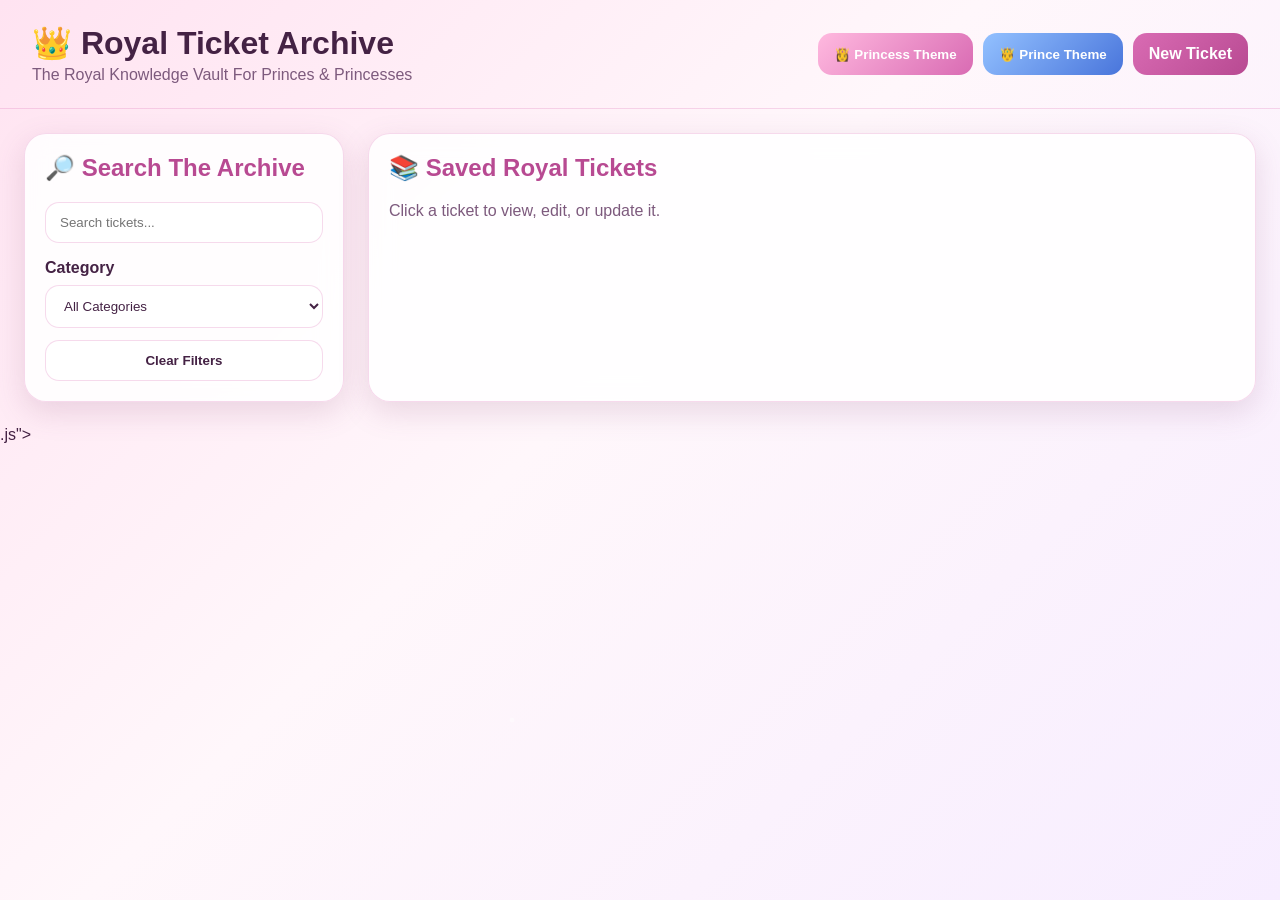
<file: index.html>
<!DOCTYPE html>
<html lang="en">
<head>
<meta charset="UTF-8">

<meta
  name="viewport"
  content="width=device-width, initial-scale=1.0"
/>

<title>Royal Ticket Archive</title>

<link rel="stylesheet" href="styles.css" />
</head>

<body>

<div class="background-sparkles"></div>

<header class="top-bar">

  <div>
    <h1>👑 Royal Ticket Archive</h1>

    <p>
      The Royal Knowledge Vault For Princes & Princesses
    </p>
  </div>

  <div class="header-actions">

    <button
      id="princessThemeBtn"
      class="btn btn-princess"
    >
      👸 Princess Theme
    </button>

    <button
      id="princeThemeBtn"
      class="btn btn-prince"
    >
      🤴 Prince Theme
    </button>

    <a
      href="new-ticket.html"
      class="btn btn-primary"
    >
      New Ticket
    </a>

  </div>

</header>

<main class="layout">

  <aside class="sidebar card">

    <h2>🔎 Search The Archive</h2>

    <input
      id="searchInput"
      class="input"
      type="text"
      placeholder="Search tickets..."
    >

    <label class="label">
      Category
    </label>

    <select
      id="filterCategory"
      class="input"
    >
      <option value="">
        All Categories
      </option>

      <option value="VPN">
        VPN
      </option>

      <option value="Email">
        Email
      </option>

      <option value="Printer">
        Printer
      </option>

      <option value="Hardware">
        Hardware
      </option>

      <option value="Software">
        Software
      </option>

      <option value="Network">
        Network
      </option>

      <option value="Account">
        Account
      </option>

      <option value="Other">
        Other
      </option>

    </select>

    <button
      id="clearFiltersBtn"
      class="btn btn-secondary full-width"
    >
      Clear Filters
    </button>

  </aside>

  <section class="content card">

    <div class="content-header">

      <h2>📚 Saved Royal Tickets</h2>

      <p>
        Click a ticket to view, edit, or update it.
      </p>

    </div>

    <div
      id="ticketList"
      class="ticket-list"
    ></div>

  </section>

</main>

<script>

const THEME_KEY = "royal-theme";

const princessBtn =
  document.getElementById("princessThemeBtn");

const princeBtn =
  document.getElementById("princeThemeBtn");

function applyTheme(theme) {

  document.body.classList.remove(
    "princess-theme",
    "prince-theme"
  );

  document.body.classList.add(
    theme
  );

  localStorage.setItem(
    THEME_KEY,
    theme
  );
}

const savedTheme =
  localStorage.getItem(THEME_KEY)
  || "princess-theme";

applyTheme(savedTheme);

princessBtn.addEventListener(
  "click",
  () => applyTheme("princess-theme")
);

princeBtn.addEventListener(
  "click",
  () => applyTheme("prince-theme")
);

</script>

.js"></script>

</body>
</html>
</file>
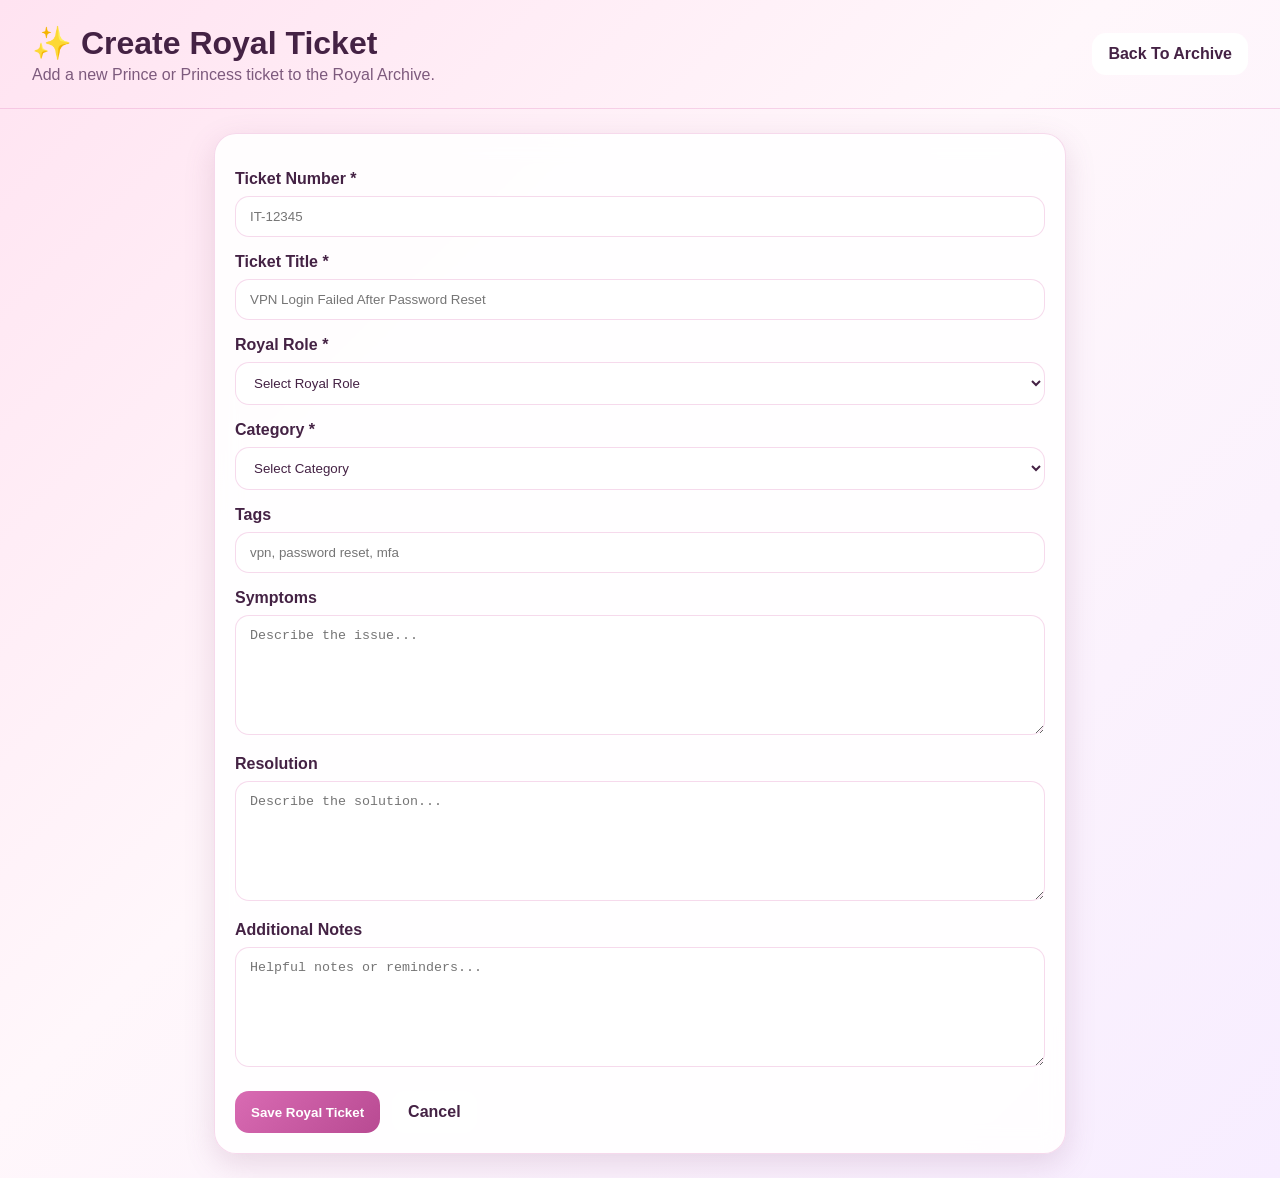
<file: new-ticket.html>
<!DOCTYPE html>
<html lang="en">

<head>

  <meta charset="UTF-8">

  <meta
    name="viewport"
    content="width=device-width, initial-scale=1.0"
  >

  <title>Create Royal Ticket</title>

  <link
    rel="stylesheet"
    href="styles.css"
  >

</head>

<body>

<div class="background-sparkles"></div>

<header class="top-bar">

  <div>

    <h1>
      ✨ Create Royal Ticket
    </h1>

    <p>
      Add a new Prince or Princess ticket to the Royal Archive.
    </p>

  </div>

  <a
    href="index.html"
    class="btn btn-secondary"
  >
    Back To Archive
  </a>

</header>

<main class="single-page">

<section class="card form-card">

<form id="newTicketForm">

  <label
    class="label"
    for="ticketNumber"
  >
    Ticket Number *
  </label>

  <input
    id="ticketNumber"
    class="input"
    type="text"
    placeholder="IT-12345"
    required
  >

  <label
    class="label"
    for="title"
  >
    Ticket Title *
  </label>

  <input
    id="title"
    class="input"
    type="text"
    placeholder="VPN Login Failed After Password Reset"
    required
  >

  <label
    class="label"
    for="royalRole"
  >
    Royal Role *
  </label>

  <select
    id="royalRole"
    class="input"
    required
  >

    <option value="">
      Select Royal Role
    </option>

    <option value="Princess">
      👸 Princess
    </option>

    <option value="Prince">
      🤴 Prince
    </option>

  </select>

  <label
    class="label"
    for="category"
  >
    Category *
  </label>

  <select
    id="category"
    class="input"
    required
  >

    <option value="">
      Select Category
    </option>

    <option value="VPN">
      VPN
    </option>

    <option value="Email">
      Email
    </option>

    <option value="Printer">
      Printer
    </option>

    <option value="Hardware">
      Hardware
    </option>

    <option value="Software">
      Software
    </option>

    <option value="Network">
      Network
    </option>

    <option value="Account">
      Account
    </option>

    <option value="Other">
      Other
    </option>

  </select>

  <label
    class="label"
    for="tags"
  >
    Tags
  </label>

  <input
    id="tags"
    class="input"
    type="text"
    placeholder="vpn, password reset, mfa"
  >

  <label
    class="label"
    for="symptoms"
  >
    Symptoms
  </label>

  <textarea
    id="symptoms"
    class="textarea"
    placeholder="Describe the issue..."
  ></textarea>

  <label
    class="label"
    for="resolution"
  >
    Resolution
  </label>

  <textarea
    id="resolution"
    class="textarea"
    placeholder="Describe the solution..."
  ></textarea>

  <label
    class="label"
    for="notes"
  >
    Additional Notes
  </label>

  <textarea
    id="notes"
    class="textarea"
    placeholder="Helpful notes or reminders..."
  ></textarea>

  <div class="button-row">

    <button
      type="submit"
      class="btn btn-primary"
    >
      Save Royal Ticket
    </button>

    <a
      href="index.html"
      class="btn btn-secondary"
    >
      Cancel
    </a>

  </div>

</form>

<div
  id="saveMessage"
  class="save-message"
></div>

</section>

</main>

<script>

const savedTheme =
  localStorage.getItem("royal-theme")
  || "princess-theme";

document.body.classList.add(
  savedTheme
);

</script>

<script src="new-ticket.js"></script>

</body>
</html>
</file>
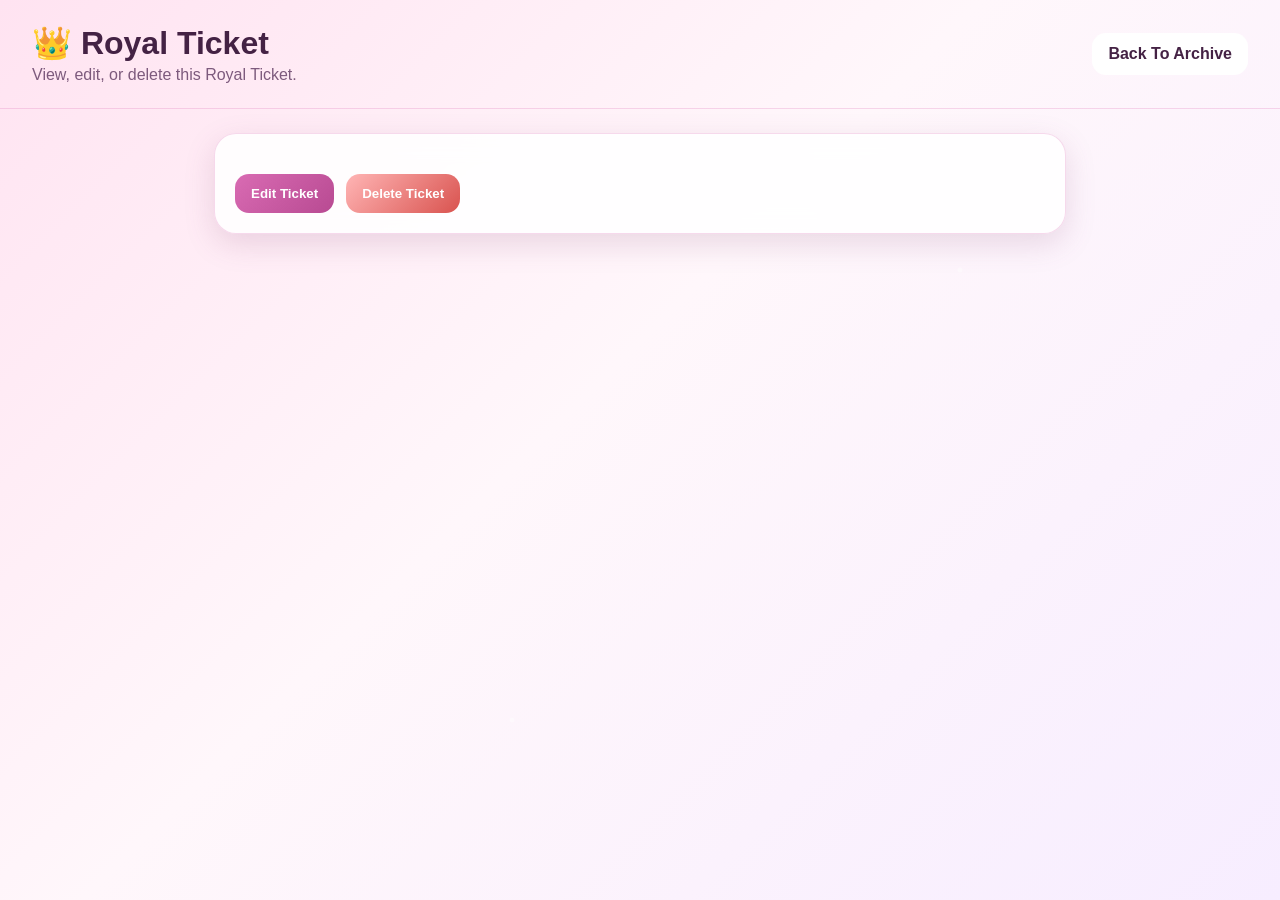
<file: ticket.html>
<!DOCTYPE html>
<html lang="en">

<head>

  <meta charset="UTF-8">

  <meta
    name="viewport"
    content="width=device-width, initial-scale=1.0"
  >

  <title>Royal Ticket</title>

  <link
    rel="stylesheet"
    href="styles.css"
  >

</head>

<body>

<div class="background-sparkles"></div>

<header class="top-bar">

  <div>

    <h1>
      👑 Royal Ticket
    </h1>

    <p>
      View, edit, or delete this Royal Ticket.
    </p>

  </div>

  <a
    href="index.html"
    class="btn btn-secondary"
  >
    Back To Archive
  </a>

</header>

<main class="single-page">

<section class="card detail-card">

<div id="ticketView"></div>

<div class="button-row">

  <button
    id="editBtn"
    class="btn btn-primary"
  >
    Edit Ticket
  </button>

  <button
    id="deleteBtn"
    class="btn btn-danger"
  >
    Delete Ticket
  </button>

</div>

<form
  id="editForm"
  style="display:none; margin-top:20px;"
>

  <label
    class="label"
    for="editTicketNumber"
  >
    Ticket Number *
  </label>

  <input
    id="editTicketNumber"
    class="input"
    type="text"
    required
  >

  <label
    class="label"
    for="editTitle"
  >
    Title *
  </label>

  <input
    id="editTitle"
    class="input"
    type="text"
    required
  >

  <label
    class="label"
    for="editRoyalRole"
  >
    Royal Role *
  </label>

  <select
    id="editRoyalRole"
    class="input"
    required
  >

    <option value="">
      Select Role
    </option>

    <option value="Princess">
      👸 Princess
    </option>

    <option value="Prince">
      🤴 Prince
    </option>

  </select>

  <label
    class="label"
    for="editCategory"
  >
    Category *
  </label>

  <select
    id="editCategory"
    class="input"
    required
  >

    <option value="">
      Select Category
    </option>

    <option value="VPN">VPN</option>
    <option value="Email">Email</option>
    <option value="Printer">Printer</option>
    <option value="Hardware">Hardware</option>
    <option value="Software">Software</option>
    <option value="Network">Network</option>
    <option value="Account">Account</option>
    <option value="Other">Other</option>

  </select>

  <label class="label">
    Tags
  </label>

  <input
    id="editTags"
    class="input"
    type="text"
  >

  <label class="label">
    Symptoms
  </label>

  <textarea
    id="editSymptoms"
    class="textarea"
  ></textarea>

  <label class="label">
    Resolution
  </label>

  <textarea
    id="editResolution"
    class="textarea"
  ></textarea>

  <label class="label">
    Additional Notes
  </label>

  <textarea
    id="editNotes"
    class="textarea"
  ></textarea>

  <div class="button-row">

    <button
      type="submit"
      class="btn btn-primary"
    >
      Save Changes
    </button>

    <button
      type="button"
      id="cancelEditBtn"
      class="btn btn-secondary"
    >
      Cancel
    </button>

  </div>

</form>

<div
  id="ticketMessage"
  class="save-message"
></div>

</section>

</main>

<script>

const savedTheme =
  localStorage.getItem("royal-theme")
  || "princess-theme";

document.body.classList.add(
  savedTheme
);

</script>

<script src="ticket.js"></script>

</body>
</html>
</file>
<file: styles.css>
:root {

  --card: rgba(255,255,255,.88);

  --text: #442244;

  --muted: #7d5a7d;

  --shadow:
    0 10px 30px
    rgba(140,80,120,.18);

}

/* ========================= */
/* PRINCESS THEME */
/* ========================= */

body.princess-theme {

  --accent: #d96bb3;
  --accent-dark: #b84a92;

  --border:
    rgba(217,107,179,.25);

  background:
    linear-gradient(
      135deg,
      #ffe3f1 0%,
      #fff7fb 45%,
      #f7edff 100%
    );
}

/* ========================= */
/* PRINCE THEME */
/* ========================= */

body.prince-theme {

  --accent: #73a9ff;
  --accent-dark: #4975db;

  --text: #20304f;

  --muted: #4f638a;

  --border:
    rgba(115,169,255,.25);

  background:
    linear-gradient(
      135deg,
      #dfeeff 0%,
      #f3f8ff 45%,
      #edf5ff 100%
    );
}

/* ========================= */
/* GLOBAL */
/* ========================= */

* {
  box-sizing: border-box;
}

body {

  margin: 0;

  min-height: 100vh;

  font-family:
    "Segoe UI",
    Tahoma,
    Geneva,
    Verdana,
    sans-serif;

  color: var(--text);

  transition:
    background .3s ease,
    color .3s ease;
}

.background-sparkles {

  position: fixed;

  inset: 0;

  pointer-events: none;

  background-image:
    radial-gradient(
      circle at 20% 20%,
      rgba(255,255,255,.9) 0 2px,
      transparent 3px
    ),
    radial-gradient(
      circle at 75% 30%,
      rgba(255,255,255,.8) 0 2px,
      transparent 3px
    ),
    radial-gradient(
      circle at 40% 80%,
      rgba(255,255,255,.7) 0 2px,
      transparent 3px
    );

  opacity: .55;
}

.top-bar {

  display: flex;

  justify-content: space-between;

  align-items: center;

  gap: 16px;

  flex-wrap: wrap;

  padding: 24px 32px;

  border-bottom:
    1px solid var(--border);
}

.top-bar h1 {

  margin: 0;

  font-size: 2rem;
}

.top-bar p {

  margin: 4px 0 0;

  color: var(--muted);
}

.header-actions {

  display: flex;

  gap: 10px;

  flex-wrap: wrap;
}

.layout {

  display: grid;

  grid-template-columns:
    320px
    1fr;

  gap: 24px;

  padding: 24px;
}

.single-page {

  max-width: 900px;

  margin: auto;

  padding: 24px;
}

/* ========================= */
/* CARD */
/* ========================= */

.card {

  background: var(--card);

  border-radius: 22px;

  border:
    1px solid var(--border);

  box-shadow: var(--shadow);

  backdrop-filter: blur(12px);
}

.sidebar,
.content,
.form-card,
.detail-card {

  padding: 20px;
}

/* ========================= */
/* HEADERS */
/* ========================= */

.sidebar h2,
.content-header h2 {

  margin-top: 0;

  color: var(--accent-dark);
}

.content-header p {

  color: var(--muted);
}

/* ========================= */
/* FORM */
/* ========================= */

.label {

  display: block;

  margin:
    16px 0 8px;

  font-weight: 600;
}

.input,
.textarea,
select {

  width: 100%;

  padding: 12px 14px;

  border-radius: 14px;

  border:
    1px solid var(--border);

  background: white;

  color: var(--text);

  outline: none;
}

.input:focus,
.textarea:focus,
select:focus {

  border-color: var(--accent);

  box-shadow:
    0 0 0 3px
    rgba(0,0,0,.05);
}

.textarea {

  min-height: 120px;

  resize: vertical;
}

/* ========================= */
/* BUTTONS */
/* ========================= */

.btn,
a.btn {

  display: inline-flex;

  justify-content: center;

  align-items: center;

  text-decoration: none;

  border: none;

  border-radius: 14px;

  padding: 12px 16px;

  font-weight: 700;

  cursor: pointer;

  transition:
    transform .15s ease,
    opacity .15s ease;
}

.btn:hover,
a.btn:hover {

  transform:
    translateY(-2px);
}

.btn-primary {

  background:
    linear-gradient(
      135deg,
      var(--accent),
      var(--accent-dark)
    );

  color: white;
}

.btn-secondary {

  background: white;

  border:
    1px solid var(--border);

  color: var(--text);
}

.btn-danger {

  background:
    linear-gradient(
      135deg,
      #ffb5b5,
      #d9534f
    );

  color: white;
}

.btn-princess {

  background:
    linear-gradient(
      135deg,
      #ffb9df,
      #d96bb3
    );

  color: white;
}

.btn-prince {

  background:
    linear-gradient(
      135deg,
      #93c1ff,
      #4975db
    );

  color: white;
}

.full-width {

  width: 100%;

  margin-top: 12px;
}

.button-row {

  display: flex;

  gap: 12px;

  flex-wrap: wrap;

  margin-top: 20px;
}

/* ========================= */
/* TICKETS */
/* ========================= */

.ticket-list {

  display: flex;

  flex-direction: column;

  gap: 12px;

  margin-top: 14px;

  max-height: 70vh;

  overflow-y: auto;
}

.ticket-card {

  border-radius: 16px;

  padding: 15px;

  border:
    1px solid var(--border);

  background:
    rgba(255,255,255,.8);

  cursor: pointer;

  transition:
    transform .15s ease;
}

.ticket-card:hover {

  transform:
    translateY(-2px);
}

.ticket-card h4 {

  margin:
    0 0 6px;
}

.ticket-number {

  color: var(--accent-dark);

  font-weight: 700;

  font-size: .85rem;
}

.meta {

  color: var(--muted);

  font-size: .85rem;

  margin-top: 5px;
}

/* ========================= */
/* DETAILS */
/* ========================= */

.detail-block {

  margin-bottom: 18px;

  padding-bottom: 14px;

  border-bottom:
    1px dashed var(--border);
}

.detail-block h3 {

  color: var(--accent-dark);

  margin-bottom: 8px;
}

.detail-block p {

  margin: 0;

  white-space: pre-wrap;
}

/* ========================= */
/* TAGS */
/* ========================= */

.tag-list {

  display: flex;

  gap: 8px;

  flex-wrap: wrap;
}

.tag {

  background:
    rgba(0,0,0,.06);

  padding:
    6px 10px;

  border-radius: 999px;

  font-size: .85rem;

  font-weight: 700;
}

/* ========================= */
/* ROLE BADGES */
/* ========================= */

.royal-princess {

  background:
    rgba(255,182,224,.35);

  color: #b84a92;

  padding:
    5px 10px;

  border-radius: 999px;

  font-weight: 700;
}

.royal-prince {

  background:
    rgba(115,169,255,.25);

  color: #4975db;

  padding:
    5px 10px;

  border-radius: 999px;

  font-weight: 700;
}

/* ========================= */
/* SMALL TEXT */
</file>
